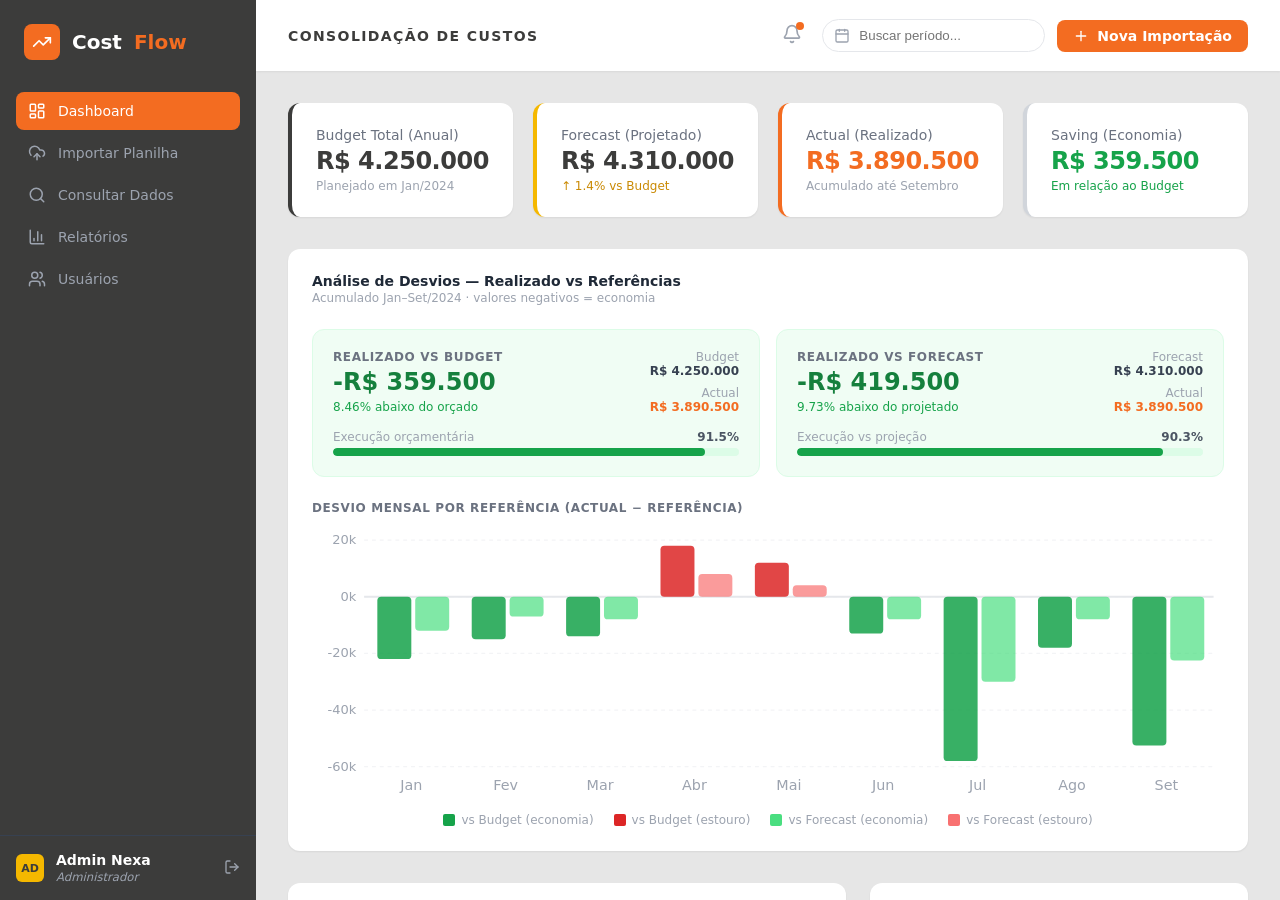
<file: CostFlow/frontend/index.html>
<!doctype html>
<html lang="pt-BR">
<head>
  <meta charset="UTF-8">
  <meta name="viewport" content="width=device-width, initial-scale=1.0">
  <title>CostFlow — Consolidação de Custos</title>
  <link rel="stylesheet" href="styles.css">
</head>
<body>
  <div class="app">
    <aside class="sidebar">
      <div class="brand"><i id="logo"></i>Cost<span>Flow</span></div>
      <nav class="nav" id="nav"></nav>
      <div class="user">
        <div class="avatar">AD</div>
        <div><p>Admin Nexa</p><small>Administrador</small></div>
        <button id="logout" title="Sair"></button>
      </div>
    </aside>
    <main>
      <header>
        <h2 id="title"></h2>
        <div class="actions">
          <button class="bell" id="bell"><b></b></button>
          <div class="search" id="search"><input type="text" placeholder="Buscar período..."></div>
          <button class="btn" id="newImport"></button>
        </div>
      </header>
      <div class="content" id="page"></div>
    </main>
  </div>

  <div class="overlay" id="modal">
    <div class="modal">
      <div class="row" style="margin-bottom:24px">
        <div><h3>Nova Importação</h3><p class="muted">Selecione um arquivo para importar</p></div>
        <button id="closeModal" style="color:var(--g400)"></button>
      </div>
      <div class="drop">
        <span id="modalIc" style="color:var(--orange)"></span>
        <b>Arraste o arquivo aqui</b><small>ou clique para selecionar</small>
      </div>
      <div class="foot">
        <button class="btn ghost" id="cancelModal" style="font-size:14px">Cancelar</button>
        <button class="btn" id="confirmModal">Importar</button>
      </div>
    </div>
  </div>

  <script src="icons.js"></script>
  <script src="app.js"></script>
</body>
</html>
</file>
<file: CostFlow/frontend/styles.css>
:root{--dark:#3C3C3B;--orange:#F36C21;--yellow:#F5B800;--bg:#E6E6E6;--g50:#f9fafb;--g100:#f3f4f6;--g200:#e5e7eb;--g400:#9ca3af;--g500:#6b7280;--g700:#374151;--g800:#1f2937;--green:#16a34a;--red:#dc2626}
*{box-sizing:border-box;margin:0;padding:0}
html,body{height:100%}
body{font-family:Inter,system-ui,-apple-system,"Segoe UI",sans-serif;background:var(--bg);color:var(--g800);font-size:14px}
button{font:inherit;cursor:pointer;border:0;background:none;color:inherit}
.ic{flex-shrink:0}
.app{display:flex;height:100%;overflow:hidden}
/* Sidebar */
.sidebar{width:256px;flex-shrink:0;background:var(--dark);display:flex;flex-direction:column}
.brand{padding:24px;display:flex;align-items:center;gap:12px;color:#fff;font-size:20px;font-weight:700}
.brand i{width:36px;height:36px;border-radius:8px;background:var(--orange);display:flex;align-items:center;justify-content:center;font-style:normal}
.brand span{color:var(--orange)}
.nav{flex:1;padding:8px 16px;display:flex;flex-direction:column;gap:4px}
.nav button{display:flex;align-items:center;gap:12px;padding:10px 12px;border-radius:8px;color:var(--g400);font-weight:500;text-align:left;transition:.15s}
.nav button:hover{background:#4a4a49;color:#fff}
.nav button.active{background:var(--orange);color:#fff}
.user{padding:16px;border-top:1px solid #374151;display:flex;align-items:center;gap:12px;color:#fff}
.avatar{width:36px;height:36px;border-radius:50%;background:var(--yellow);color:var(--dark);font-weight:700;font-size:13px;display:flex;align-items:center;justify-content:center;flex-shrink:0}
.user p{font-weight:600;font-size:14px}.user small{color:var(--g400);font-style:italic}
.user div:not(.avatar){flex:1}
.user .avatar{flex:none;width:28px;height:28px;border-radius:6px;font-size:11px}.user button{color:var(--g400)}.user button:hover{color:#fff}
/* Header */
main{flex:1;display:flex;flex-direction:column;overflow:hidden}
header{background:#fff;box-shadow:0 1px 2px #0001;padding:16px 32px;display:flex;justify-content:space-between;align-items:center}
header h2{font-size:14px;text-transform:uppercase;letter-spacing:.1em;color:var(--dark)}
.actions{display:flex;align-items:center;gap:12px}
.bell{position:relative;padding:8px;color:var(--g400)}
.bell b{position:absolute;top:6px;right:6px;width:8px;height:8px;border-radius:50%;background:var(--orange)}
.search{position:relative;color:var(--g400)}
.search .ic{position:absolute;left:12px;top:9px}
.search input{padding:8px 16px 8px 36px;border:1px solid var(--g200);border-radius:999px;outline:0;color:var(--g500)}
.search input:focus{border-color:var(--orange)}
.btn{background:var(--orange);color:#fff;padding:8px 16px;border-radius:8px;font-weight:600;font-size:14px;display:inline-flex;align-items:center;gap:8px;transition:opacity .15s}
.btn:hover{opacity:.9}
.btn.dark{background:var(--dark);font-size:12px;padding:6px 12px;font-weight:400}
.btn.ghost{background:#fff;color:var(--g500);border:1px solid var(--g200);font-weight:500;font-size:12px;padding:6px 12px}
.content{flex:1;overflow-y:auto}
.page{padding:32px;display:flex;flex-direction:column;gap:32px}
.page.narrow{max-width:768px;margin:0 auto;width:100%;gap:24px}
.page.gap24{gap:24px}
/* Cards */
.card{background:#fff;border-radius:12px;box-shadow:0 1px 2px #0001;padding:24px}
.card.flush{padding:0;overflow:hidden}
.card h4,.card h3{color:var(--g800);font-weight:700}
.muted{color:var(--g400);font-size:12px;margin-top:2px}
.grid{display:grid;gap:20px}
.g4{grid-template-columns:repeat(4,1fr)}.g2{grid-template-columns:1fr 1fr;gap:16px}.g3{grid-template-columns:repeat(3,1fr);gap:16px}
.g5{grid-template-columns:3fr 2fr;gap:24px}
.kpi{border-left:4px solid}
.kpi p{color:var(--g500);font-weight:500}
.kpi h3{font-size:24px;margin-top:4px;letter-spacing:-.02em}
.kpi small{font-size:12px;display:inline-block;margin-top:4px}
.row{display:flex;justify-content:space-between;align-items:flex-start}
.tile{border-radius:12px;padding:20px;border:1px solid #dcfce7;background:#f0fdf4}
.tile.bad{border-color:#fee2e2;background:#fef2f2}
.lbl{font-size:12px;font-weight:600;color:var(--g500);text-transform:uppercase;letter-spacing:.05em}
.tile .big{font-size:24px;font-weight:700;margin-top:4px;color:#15803d}
.tile .sub{font-size:12px;font-weight:500;margin-top:4px;color:var(--green)}
.tile .side{font-size:12px;text-align:right;display:flex;flex-direction:column;gap:8px}
.tile .side span{color:var(--g400);display:block}.tile .side b{color:var(--g700)}
.bar{height:8px;border-radius:999px;background:#dcfce7;overflow:hidden;margin-top:4px}
.bar i{display:block;height:100%;background:var(--green);border-radius:999px}
.pb{margin-top:16px;font-size:12px;color:var(--g400)}
.pb .row{align-items:center}.pb b{color:#4b5563}
.chart{width:100%;height:auto;display:block}
.chart text{font-family:inherit}
.legend{display:flex;justify-content:center;flex-wrap:wrap;gap:8px 20px;margin-top:12px;font-size:12px;color:var(--g400)}
.legend i{display:inline-block;width:12px;height:12px;border-radius:2px;margin-right:6px;vertical-align:-2px}
/* Lists */
.imp{display:flex;align-items:center;gap:12px;padding:12px;border-radius:8px}
.imp:hover{background:var(--g50)}
.imp .ico{padding:6px;border-radius:8px;display:flex}
.imp div.t{flex:1;min-width:0}
.imp p{font-weight:500;overflow:hidden;text-overflow:ellipsis;white-space:nowrap}
.imp small{font-size:12px;color:var(--g400)}
.tag{font-size:12px;font-weight:700;padding:2px 8px;border-radius:4px}
.ok{background:#f0fdf4;color:var(--green)}.warn{background:#fefce8;color:#ca8a04}.err{background:#fef2f2;color:var(--red)}.or{background:#fff3ec;color:var(--orange)}.bl{background:#eff6ff;color:#2563eb}.gr{background:var(--g100);color:var(--g400)}
.link{font-size:12px;font-weight:500;color:var(--orange)}
/* Tables */
.thead{padding:16px 24px;border-bottom:1px solid var(--g100);display:flex;justify-content:space-between;align-items:center}
table{width:100%;border-collapse:collapse;text-align:left}
th{background:var(--g50);padding:14px 16px;font-size:12px;text-transform:uppercase;letter-spacing:.05em;color:var(--g400);font-weight:700}
td{padding:16px;font-size:14px;color:#4b5563;border-top:1px solid #f9fafb}
tbody tr:hover{background:#fff7f320}
td.name{font-weight:500;color:var(--g800)}td.act{font-weight:600;color:var(--orange)}
.dev{font-weight:600;display:flex;align-items:center;gap:4px}
.dev.neg{color:var(--green)}.dev.pos{color:var(--red)}
.r{text-align:right}
.tfoot{padding:12px 24px;border-top:1px solid #f9fafb;display:flex;justify-content:space-between;align-items:center;font-size:12px;color:var(--g400)}
.pg button{width:28px;height:28px;border-radius:4px;font-size:12px;color:var(--g500)}
.pg button.on{background:var(--orange);color:#fff}
.ib{color:#d1d5db;padding:6px;border-radius:4px}.ib:hover{color:var(--orange)}.ib.del:hover{color:#ef4444;background:#fef2f2}
/* Forms */
label{display:block;font-size:12px;font-weight:600;color:var(--g500);text-transform:uppercase;letter-spacing:.05em}
select{margin-top:4px;width:100%;border:1px solid var(--g200);border-radius:8px;padding:8px 12px;font:inherit;color:var(--g700);background:#fff;outline:0}
select:focus{border-color:var(--orange)}
.drop{border:2px dashed var(--g200);background:#fafafa;border-radius:12px;padding:48px;display:flex;flex-direction:column;align-items:center;gap:16px;cursor:pointer;text-align:center;transition:.15s}
.drop.over{border-color:var(--orange);background:#fff7f3}
.drop .big-ic{width:64px;height:64px;border-radius:16px;background:#fff3ec;color:var(--orange);display:flex;align-items:center;justify-content:center}
.drop b{color:var(--g700)}.drop small{color:var(--g400)}
.state{border-radius:12px;padding:32px;display:flex;flex-direction:column;align-items:center;gap:16px;text-align:center;border:1px solid var(--g100);background:var(--g50)}
.state.done{border-color:#dcfce7;background:#f0fdf4}
.state.done .ic:first-child{color:var(--green)}
.spin{animation:spin 1s linear infinite;color:var(--orange)}
@keyframes spin{to{transform:rotate(360deg)}}
.filters{display:flex;gap:12px}
.chip{font-size:12px;padding:6px 12px;border-radius:8px;font-weight:500;background:#fff;color:var(--g500);border:1px solid var(--g200)}
.chip.on{background:var(--orange);color:#fff;border-color:var(--orange)}
.rep{display:flex;gap:16px;transition:box-shadow .15s}.rep:hover{box-shadow:0 4px 12px #0002}
.rep .ri{width:48px;height:48px;border-radius:12px;background:#fff3ec;color:var(--orange);display:flex;align-items:center;justify-content:center;flex-shrink:0}
.rep .b{flex:1}.rep p{font-weight:600}.rep small{color:var(--g400);font-size:12px;display:block;margin-top:4px}
.rep .m{display:flex;align-items:center;gap:12px;margin-top:12px}
.rep .s{display:flex;flex-direction:column;gap:8px}.rep .s button{padding:8px;border-radius:8px;color:var(--g400)}.rep .s button:hover{background:var(--g100);color:var(--g500)}
code{font-family:ui-monospace,Menlo,monospace;font-weight:600;color:var(--g700)}
.small td,.small th{padding:10px 16px;font-size:12px}
/* Modal */
.overlay{position:fixed;inset:0;background:#0006;display:none;align-items:center;justify-content:center;z-index:50}
.overlay.open{display:flex}
.modal{background:#fff;border-radius:16px;box-shadow:0 25px 50px #0004;width:100%;max-width:448px;padding:32px}
.modal .drop{border-color:var(--orange);background:#fff7f3;padding:32px}
.modal .foot{display:flex;gap:12px;margin-top:24px}
.modal .foot button{flex:1;padding:10px;border-radius:8px;font-weight:600;justify-content:center}
@media(max-width:1024px){.g4{grid-template-columns:1fr 1fr}.g5{grid-template-columns:1fr}}
@media(max-width:768px){.sidebar{width:72px}.brand,.nav button,.user{justify-content:center}.brand{font-size:0}.nav button{font-size:0}.user div:not(.avatar),.user button{display:none}.g2,.g3{grid-template-columns:1fr}.search{display:none}.page{padding:16px}.card{overflow-x:auto}}
</file>
